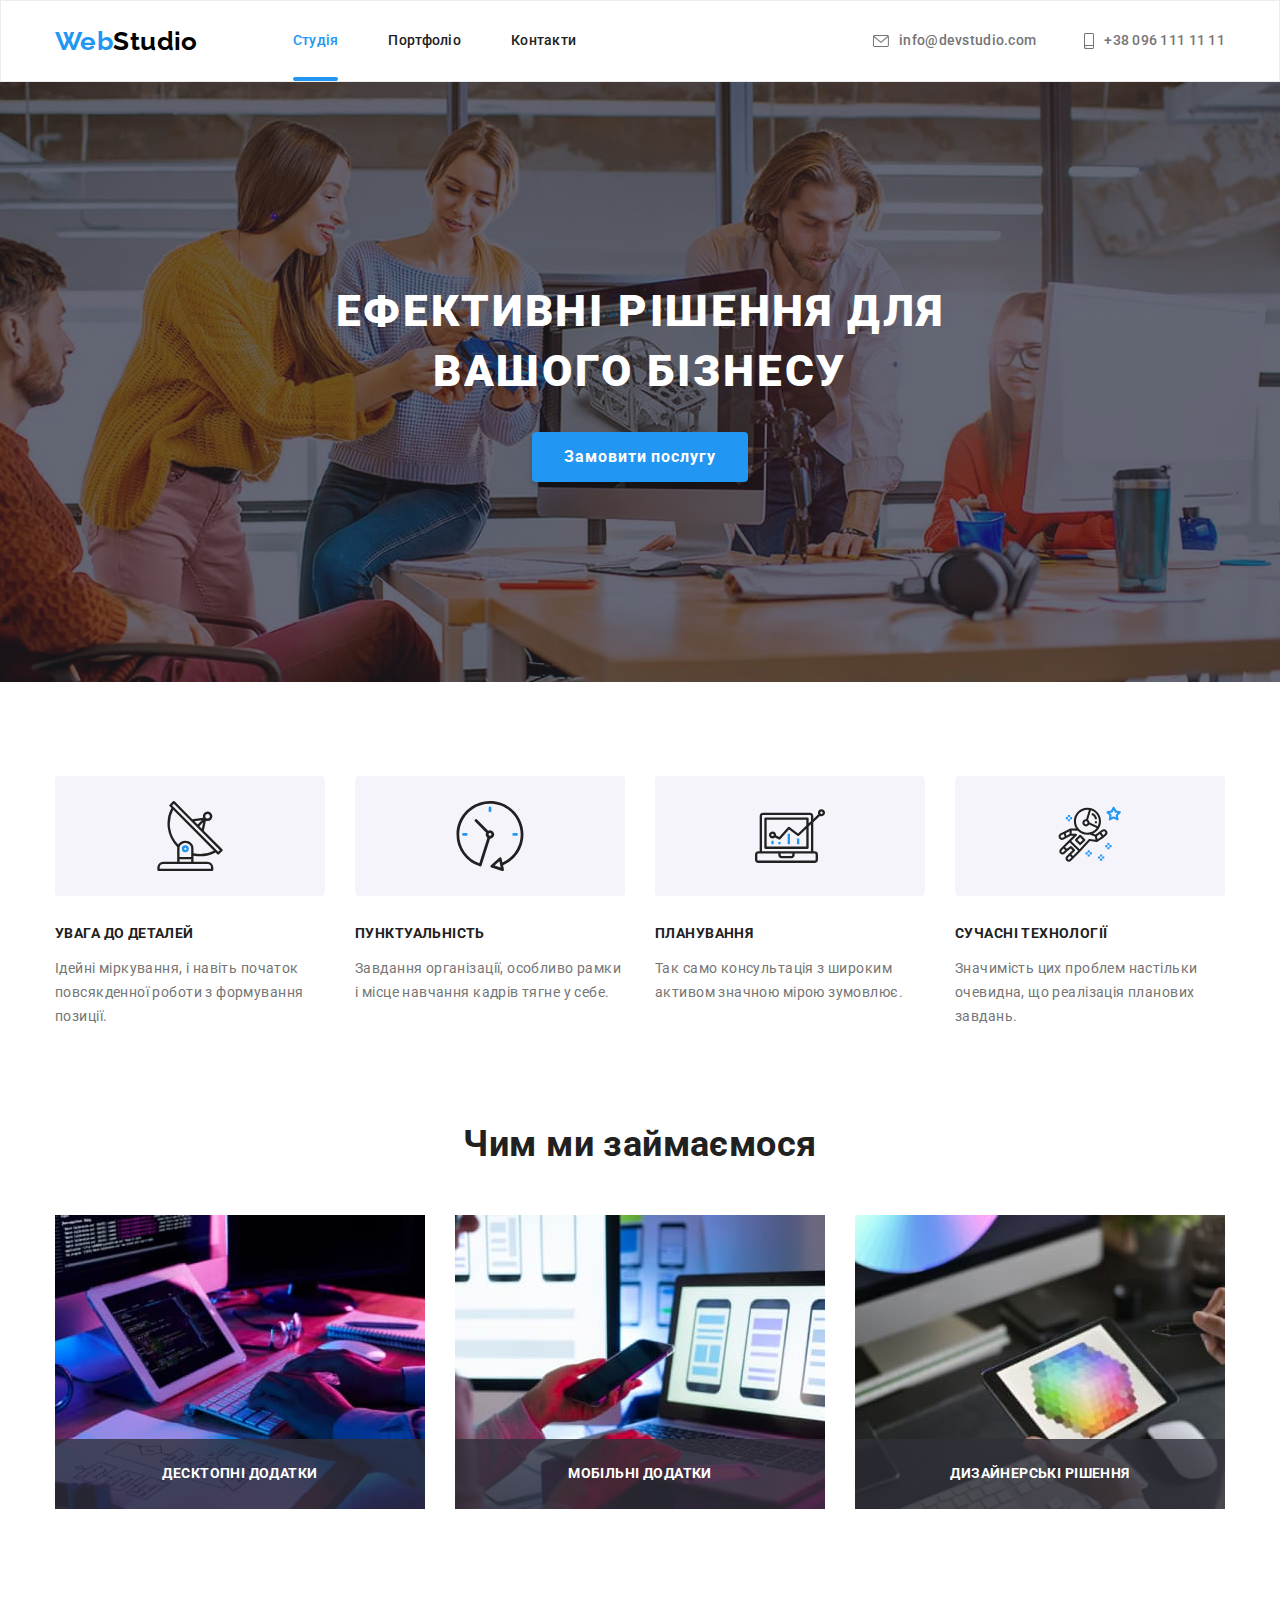
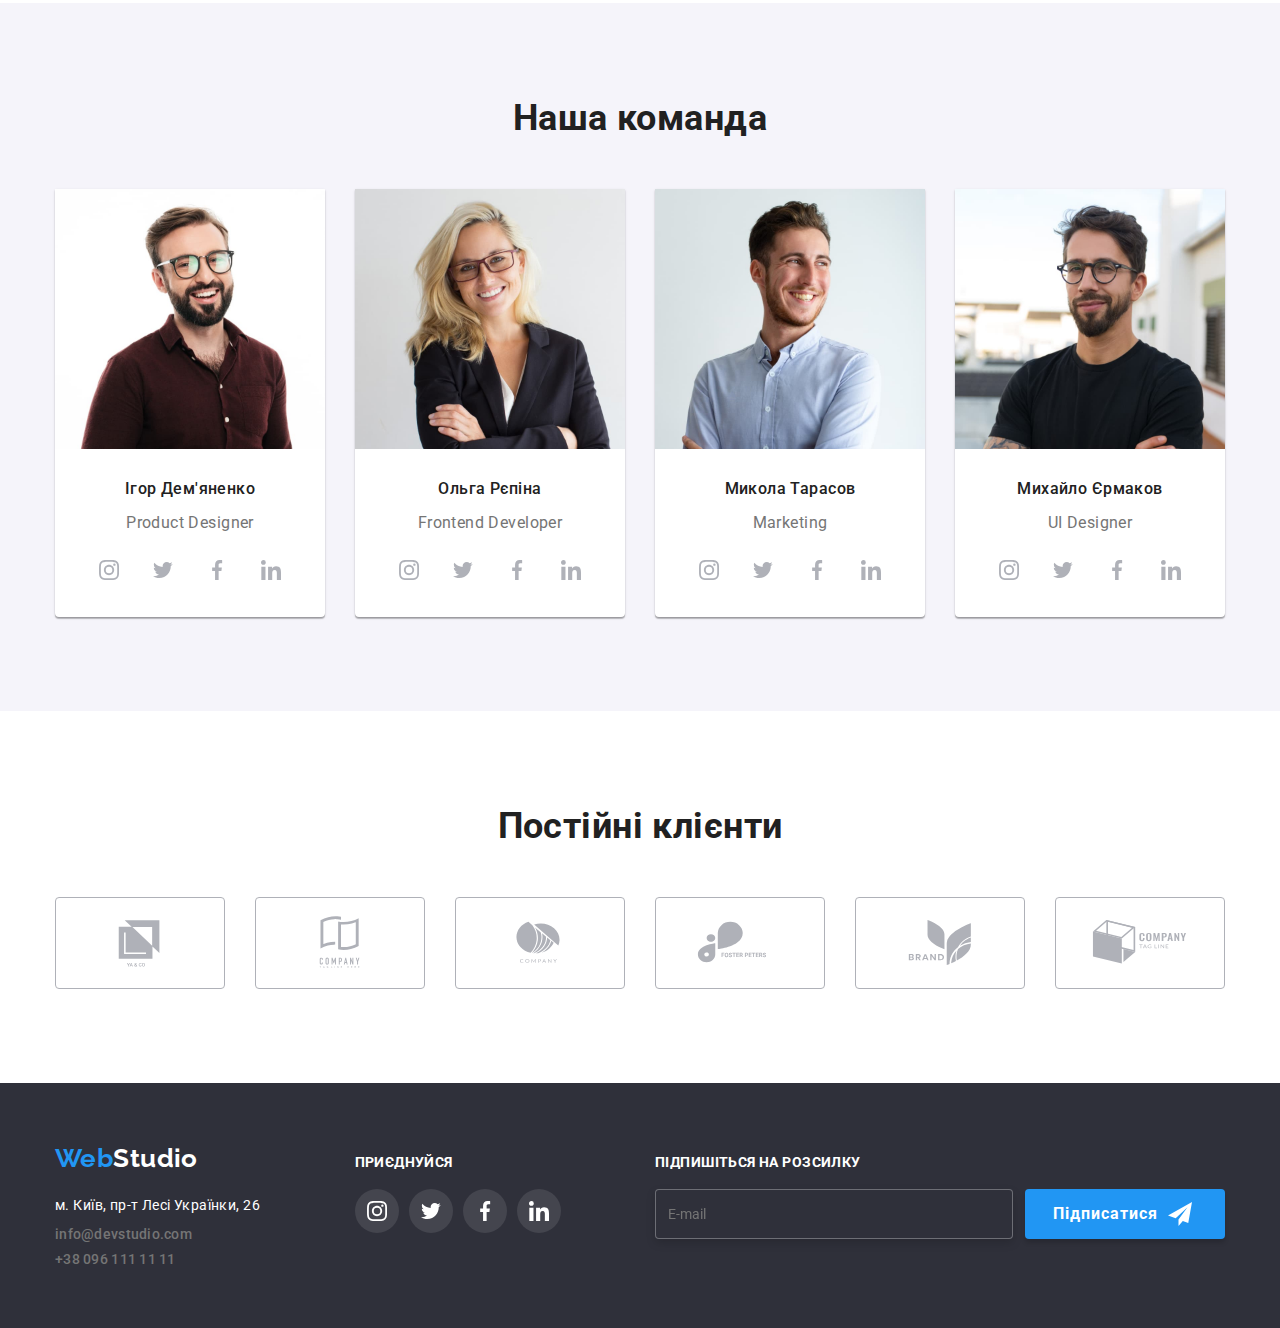
<file: index.html>
<!DOCTYPE html>
<html lang="ua">
    <head>
        <meta charset="UTF-8">
        <meta http-equiv="X-UA-Compatible" content="IE=edge">
        <meta name="viewport" content="width=device-width, initial-scale=1.0">
        <title>WebStudio</title>
        <link rel="preconnect" href="https://fonts.googleapis.com">
        <link rel="preconnect" href="https://fonts.gstatic.com" crossorigin>
        <link href="https://fonts.googleapis.com/css2?family=Raleway:wght@700&family=Roboto:wght@400;500;700;900&display=swap" 
        rel="stylesheet">
        <link rel="stylesheet" href="https://cdn.jsdelivr.net/npm/modern-normalize@1.1.0/modern-normalize.min.css">
        <link rel="stylesheet" href="./css/styles.css">
    </head>
    <body>
        <!--Шапка сторінки-->
        <header class="page-header">
            <div class="header-container container page-header-container">
                <nav class="navigation">
                    <a class="logo link" href="./index.html"><span class="accent">Web</span>Studio</a>
                    <ul class="menu">
                        <li class="menu-item"><a class="menu-link link current" href="./index.html">Студія</a></li>
                        <li class="menu-item"><a class="menu-link link" href="./portfolio.html">Портфоліо</a></li>
                        <li class="menu-item"><a class="menu-link link" href="">Контакти</a></li>
                    </ul>
                </nav>
                <ul class="menu-contact">
                    <li class="contact-maill-menu"> 
                        
                        <a class="contact-maill link" href="mailto:info@devstudio.com">
                        <svg class="envelope-maill">
                            <use href="./images/icons.svg#icon-envelope"></use>
                        </svg>
                        info@devstudio.com</a>
                    </li>
                        
                    
                   
                    <li class="contact-maill-menu"> 
                        
                        <a class="contact-phone-number link" href="tel:+380961111111">
                            <svg class="envelope-phone">
                            <use href="./images/icons.svg#icon-smartphone">
    
                            </use>
                        </svg>
                        +38 096 111 11 11</a>
                    </li>
                </ul>
                   
            </div>
            
        </header>
            
        
        
        <main>
            <section class="hero section">
                <div class="container">
                    <h1 class="hero-title">Ефективні рішення для вашого бізнесу</h1>
                    <button class="modal-open-btn" type="button" data-modal-open>Замовити послугу</button> 
                </div>
                    
            </section> 
               
            
            <section class="work section">
                <div class="container">
                    <h2 class="visually-hidden" hidden>Переваги</h2>
                    <ul class="about-work">
                        <li class="about-work-title">
                            <div class="about-title-icon-fon">
                                <svg class="about-title-icon">
                                    <use href="./images/icons.svg#icon-antenna"></use>
        
                                </svg>
                            </div>
                            
                            <h3 class="about-title">Увага до деталей</h3>
                            <p class="about-text">Ідейні міркування, і навіть початок повсякденної роботи з 
                                формування позиції.</p>
                        </li>
                        <li class="about-work-title">
                            <div class="about-title-icon-fon">
                                <svg class="about-title-icon">
                                    <use href="./images/icons.svg#icon-clock"></use>
        
                                </svg>
                            </div>
                            <h3 class="about-title">Пунктуальність</h3>
                            <p class="about-text">Завдання організації, особливо рамки і місце 
                               навчання кадрів тягне у себе.</p>
                        </li>
                        <li class="about-work-title">
                            <div class="about-title-icon-fon">
                                <svg class="about-title-icon">
                                    <use href="./images/icons.svg#icon-diagram"></use>
        
                                </svg>
                            </div>
                            <h3 class="about-title">Планування</h3>
                            <p class="about-text">Так само консультація з широким активом 
                                значною мірою зумовлює.</p>
                        </li>
                        <li class="about-work-title">
                            <div class="about-title-icon-fon">
                                <svg class="about-title-icon">
                                    <use href="./images/icons.svg#icon-astronaut"></use>
        
                                </svg>
                            </div>
                            <h3 class="about-title">Сучасні технології</h3>
                            <p class="about-text">Значимість цих проблем настільки очевидна, 
                               що реалізація планових завдань.</p>
                        </li>
                    </ul>   
                </div>
                
            </section>
            
            <section class="section title-conteiner">  
                <div class="container">
                    <h2 class="section-title">Чим ми займаємося</h2>
                    <ul class="about-section-title">
                       <li class="image-picture">
                           <img class="image picture" src="./images/box-1.jpg" alt="Ноутбук" width="370" height="294">
                           <p class="overlay-text">Десктопні додатки</p>
                    
                                
                       </li>
                       <li class="image-picture">
                          <img class="image picture" src="./images/box-2.jpg" alt="Телефон" width="370" height="294">
                          <p class="overlay-text">Мобільні додатки</p>
                       </li>
                       <li class="image-picture">
                          <img class="image picture" src="./images/box-3.jpg" alt="Планшет" width="370" height="294"> 
                          <p class="overlay-text">Дизайнерські рішення</p>
                        </li>
                    </ul>
                </div> 
                
            </section>    
        
                    
            <section class="team section"> 
                <div class="container">
                    <h2 class="section-title">Наша команда</h2>
                    <ul class="team-title">
                        <li class="team-section-title">
                            <img class="image picture" src="./images/team-1.jpg" alt="Ігор Дем'яненко" width="270" height="260">
                            <h3 class="team-name">Ігор Дем'яненко</h3>
                            <p class="team-position">Product Designer</p>
                            <ul class="social-list">
                                <li class="social-list-item">
                                    <a href="" class="social-list-link">
                                        <svg aria-label="іконка інстаграм" width='20' height='20' class="social-list-icon">
                                          <use href="./images/icons.svg#icon-instagram"></use>
                                        </svg>
                                    </a>
    
                                </li>
                                <li>
                                    <a href="" class="social-list-link">
                                        <svg aria-label="іконка твіттер" width='20' height='20' class="social-list-icon">
                                          <use href="./images/icons.svg#icon-twitter"></use>
                                        </svg>
                                    </a>
                                </li>
                                <li>
                                    <a href="" class="social-list-link">
                                        <svg aria-label="іконка феусбук" width='20' height='20' class="social-list-icon">
                                          <use href="./images/icons.svg#icon-facebook"></use>
                                        </svg>
                                    </a>
                                </li>
                                <li>
                                    <a href="" class="social-list-link">
                                        <svg aria-label="іконка лінкедин" width='20' height='20' class="social-list-icon">
                                          <use href="./images/icons.svg#icon-linkedin"></use>
                                        </svg>
                                    </a>
                                </li>
    
                            </ul>
                        </li>
                        <li class="team-section-title">
                            <img class="image picture" src="./images/team-2.jpg" alt="Ольга Рєпіна" width="270" height="260">
                            <h3 class="team-name">Ольга Рєпіна</h3>
                            <p class="team-position">Frontend Developer</p>
                            <ul class="social-list">
                                <li class="social-list-item">
                                    <a href="" class="social-list-link">
                                        <svg aria-label="іконка інстаграм" width='20' height='20' class="social-list-icon">
                                          <use href="./images/icons.svg#icon-instagram"></use>
                                        </svg>
                                    </a>
    
                                </li>
                                <li>
                                    <a href="" class="social-list-link">
                                        <svg aria-label="іконка твіттер" width='20' height='20' class="social-list-icon">
                                          <use href="./images/icons.svg#icon-twitter"></use>
                                        </svg>
                                    </a>
                                </li>
                                <li>
                                    <a href="" class="social-list-link">
                                        <svg aria-label="іконка феусбук" width='20' height='20' class="social-list-icon">
                                          <use href="./images/icons.svg#icon-facebook"></use>
                                        </svg>
                                    </a>
                                </li>
                                <li>
                                    <a href="" class="social-list-link">
                                        <svg aria-label="іконка лінкедин" width='20' height='20' class="social-list-icon">
                                          <use href="./images/icons.svg#icon-linkedin"></use>
                                        </svg>
                                    </a>
                                </li>
    
                            </ul>
                        </li>
                        <li class="team-section-title">
                            <img class="image picture" src="./images/team-3.jpg" alt="Ольга Рєпіна" width="270" height="260">
                            <h3 class="team-name">Микола Тарасов</h3>
                            <p class="team-position">Marketing</p> 
                            <ul class="social-list">
                                <li class="social-list-item">
                                    <a href="" class="social-list-link">
                                        <svg aria-label="іконка інстаграм" width='20' height='20' class="social-list-icon">
                                          <use href="./images/icons.svg#icon-instagram"></use>
                                        </svg>
                                    </a>
    
                                </li>
                                <li>
                                    <a href="" class="social-list-link">
                                        <svg aria-label="іконка твіттер" width='20' height='20' class="social-list-icon">
                                          <use href="./images/icons.svg#icon-twitter"></use>
                                        </svg>
                                    </a>
                                </li>
                                <li>
                                    <a href="" class="social-list-link">
                                        <svg aria-label="іконка феусбук" width='20' height='20' class="social-list-icon">
                                          <use href="./images/icons.svg#icon-facebook"></use>
                                        </svg>
                                    </a>
                                </li>
                                <li>
                                    <a href="" class="social-list-link">
                                        <svg aria-label="іконка лінкедин" width='20' height='20' class="social-list-icon">
                                          <use href="./images/icons.svg#icon-linkedin"></use>
                                        </svg>
                                    </a>
                                </li>
    
                            </ul>
                        </li>
                        <li class="team-section-title">
                            <img class="image picture" src="./images/team-4.jpg" alt="Ольга Рєпіна" width="270" height="260">
                            <h3 class="team-name">Михайло Єрмаков</h3>
                            <p class="team-position">UI Designer</p> 
                            <ul class="social-list">
                                <li class="social-list-item">
                                    <a href="" class="social-list-link">
                                        <svg aria-label="іконка інстаграм" width='20' height='20' class="social-list-icon">
                                          <use href="./images/icons.svg#icon-instagram"></use>
                                        </svg>
                                    </a>
    
                                </li>
                                <li>
                                    <a href="" class="social-list-link">
                                        <svg aria-label="іконка твіттер" width='20' height='20' class="social-list-icon">
                                          <use href="./images/icons.svg#icon-twitter"></use>
                                        </svg>
                                    </a>
                                </li>
                                <li>
                                    <a href="" class="social-list-link">
                                        <svg aria-label="іконка феусбук" width='20' height='20' class="social-list-icon">
                                          <use href="./images/icons.svg#icon-facebook"></use>
                                        </svg>
                                    </a>
                                </li>
                                <li>
                                    <a href="" class="social-list-link">
                                        <svg aria-label="іконка лінкедин" width='20' height='20' class="social-list-icon">
                                          <use href="./images/icons.svg#icon-linkedin"></use>
                                        </svg>
                                    </a>
                                </li>
    
                            </ul> 
                        </li>
                    </ul> 
                </div>
                
            </section>     
            <section class="section">
                <div class="container">
                    <h2 class="section-title">Постійні клієнти</h2>
                    <ul class="clients-box">
                        <li class="clients">
                            <a href="" class="clients-icon-box">
                                <svg width='106' height='60' class="clients-icon">
                                    <use href="./images/icons.svg#icon-logo1"></use>
                                </svg>
                            </a>
                                
                            
                            
                        </li>
                        <li class="clients">
                            <a href="" class="clients-icon-box">
                                <svg width='106' height='60' class="clients-icon">
                                    <use href="./images/icons.svg#icon-logo2"></use>
                                </svg>
                            </a>
                        </li>
                        <li class="clients">
                            <a href="" class="clients-icon-box">
                                <svg width='106' height='60' class="clients-icon">
                                    <use href="./images/icons.svg#icon-logo3"></use>
                                </svg>
                            </a>
                        </li> 
                        <li class="clients">
                            <a href="" class="clients-icon-box">
                                <svg width='106' height='60' class="clients-icon">
                                    <use href="./images/icons.svg#icon-logo4"></use>
                                </svg>
                            </a>
                        </li> 
                        <li class="clients">
                            <a href="" class="clients-icon-box">
                                <svg width='106' height='60' class="clients-icon">
                                    <use href="./images/icons.svg#icon-logo5"></use>
                                </svg>
                            </a>
                        </li> 
                        <li class="clients">
                            <a href="" class="clients-icon-box">
                                <svg width='106' height='60' class="clients-icon">
                                    <use href="./images/icons.svg#icon-logo6"></use>
                                </svg>
                            </a>
                        </li> 
                    </ul>
                </div>
            </section>
                
                   
                
                
            
            
                
            
            
        </main>
        <!--Підвал Сторінки-->
        <footer class="footer-conteiner footer-page">
            <div class="container footer-box ">
                <div class="footer-page-box">
                    <a class="logo link footer-logo" href="./index.html"><span class="accent">Web</span>Studio</a>
                    <address class="address">
                        <ul class="contact-link">
                            <li class="maps-contact-phone">
                                <a class="maps link" href="https://goo.gl/maps/CPtrU1FHBa2aNyZL9" target="_blank" rel="noopener noreferrer nofollow">м. Київ, пр-т Лесі Українки, 26</a> 
                            </li>
                            <li class="maps-contact-phone">
                                <a class="contact-maill link" href="mailto:info@devstudio.com">info@devstudio.com</a>
                            </li>
                            <li class="maps-contact-phone">
                                <a class="contact-phone-number link" href="tel:+380961111111">+38 096 111 11 11</a>
                            </li>
                        </ul>
                    </address>  
                </div>
                <div class="footer-sociale-page-box">
                    <div class="footer-sociale-list">
                        <p class="footer-sociale">Приєднуйся</p>
                        <ul class="social-list-footer">
                            <li>
                                <a href="" class="social-list-link-footer">
                                    <svg aria-label="іконка інстаграм" width='20' height='20' class="social-list-icon-footer">
                                      <use href="./images/icons.svg#icon-instagram"></use>
                                    </svg>
                                </a> 
                            </li>
                            <li>
                                <a href="" class="social-list-link-footer">
                                    <svg aria-label="іконка твіттер" width='20' height='20' class="social-list-icon-footer">
                                      <use href="./images/icons.svg#icon-twitter"></use>
                                    </svg>
                                </a>
                            </li>
                            <li>
                                <a href="" class="social-list-link-footer">
                                    <svg aria-label="іконка феусбук" width='20' height='20' class="social-list-icon-footer">
                                      <use href="./images/icons.svg#icon-facebook"></use>
                                    </svg>
                                </a>
                            </li>
                            <li>
                                <a href="" class="social-list-link-footer">
                                    <svg aria-label="іконка лінкедин" width='20' height='20' class="social-list-icon-footer">
                                      <use href="./images/icons.svg#icon-linkedin"></use>
                                    </svg>
                                </a>
                            </li>
            
                        </ul>
                    </div>
                </div>
                <div class="footer-sociale-list-footer">
                    <p class="modal-form-title-footer">Підпишіться на розсилку</p>
                    <form class="modal-form-footer">
                        <label class="modal-form-field-footer">
                            

                            <input type="mail" class="modal-form-input-footer" placeholder="E-mail" name="user_maill" />
                            
                        </label>
                        <button type="submit" class="modal-form-submit-foote">Підписатися
                            <svg class="modal-close-icon-footer" width="24" height="24">
                                <use href="./images//icons.svg#icon-icon-send"></use>
                            </svg>
                        </button>
                        
                    </form>
                </div>
            </div>
            
            
        </footer>
        <div class="backdrop is-hidden" data-modal>
            <div class="modal">
                <button type="button" class="modal-close-btn" data-modal-close>
                    <svg class="modal-close-icon" width="18" height="18">
                        <use href="./images//icons.svg#icon-close"></use>
                    </svg>
                </button>
                <p class="modal-form-title">Залиште свої дані, ми вам передзвонимо</p>
                <form class="modal-form">
                    <label class="modal-form-field">
                        <span class="modal-form-field-desc">Ім'я</span>
                        <span class="modal-form-input-wrapper">
                            <input type="text" class="modal-form-input" required pattern="[a-zA-Za-яА-ЯіІїЇ]+" name="user_name" 
                        />
                        <svg width='18' height='18' class="modal-form-input-icon">
                            <use href="./images/icons.svg#icon-person-black"></use>
                        </svg>

                    </span>
                        
                    </label>
                    <label class="modal-form-field">
                        <span class="modal-form-field-desc">Телефон</span>
                        <span class="modal-form-input-wrapper">
                            <input type="tel" class="modal-form-input" required pattern="[0-9]{3}-[0-9]{3}-[0-9]{2}-[0-9]{2}"
                               title="xxx-xxx-xx-xx" 
                               name="user_phone"
                        />
                        <svg width='18' height='18' class="modal-form-input-icon">
                            <use href="./images/icons.svg#icon-phone-black"></use>
                        </svg>

                        </span>
                        
                    </label>
                    <label class="modal-form-field">
                        <span class="modal-form-field-desc">Пошта</span>
                        <span class="modal-form-input-wrapper">
                            <input type="mailto" class="modal-form-input" required name="user_maill"/>
                            <svg width='18' height='18' class="modal-form-input-icon">
                                <use href="./images/icons.svg#icon-email-black"></use>
                            </svg>
                        </span>
                        
                    </label>
                    <label class="modal-form-field modal-form-field-desc-message">
                        <span class="modal-form-field-desc">Коментар</span>
                        <textarea name="user_message" class="modal-form-message" placeholder="Введіть текс" ></textarea>
                        <!-- <input type="text" class="modal-form-input" placeholder="Введіть текс" /> -->
                    </label>
                    <label class="modal-form-check-field">
                        <input type="checkbox" class="modal-form-check" name="user_policy" required />
                        <svg  class="modal-form-own-checkbox">
                            <use width='16' height='15' class="modal-form-own-checkbox-icon" href="./images/icons.svg#icon-vector"></use>
                        </svg>
                        <span class="modal-form-own-checkbox-text">Погоджуюся з розсилкою та приймаю &nbsp;</span>
                       
                        <a class="modal-form-own-checkbox-contract" href="">Умови договору</a> 
                    </label>
                    <button type="submit" class="modal-form-submit">Відправити</button>
                </form>
            </div>
    
        </div>
            
        <script src="./js/modal.js"></script>
        
    
    </body>
</html>
</file>
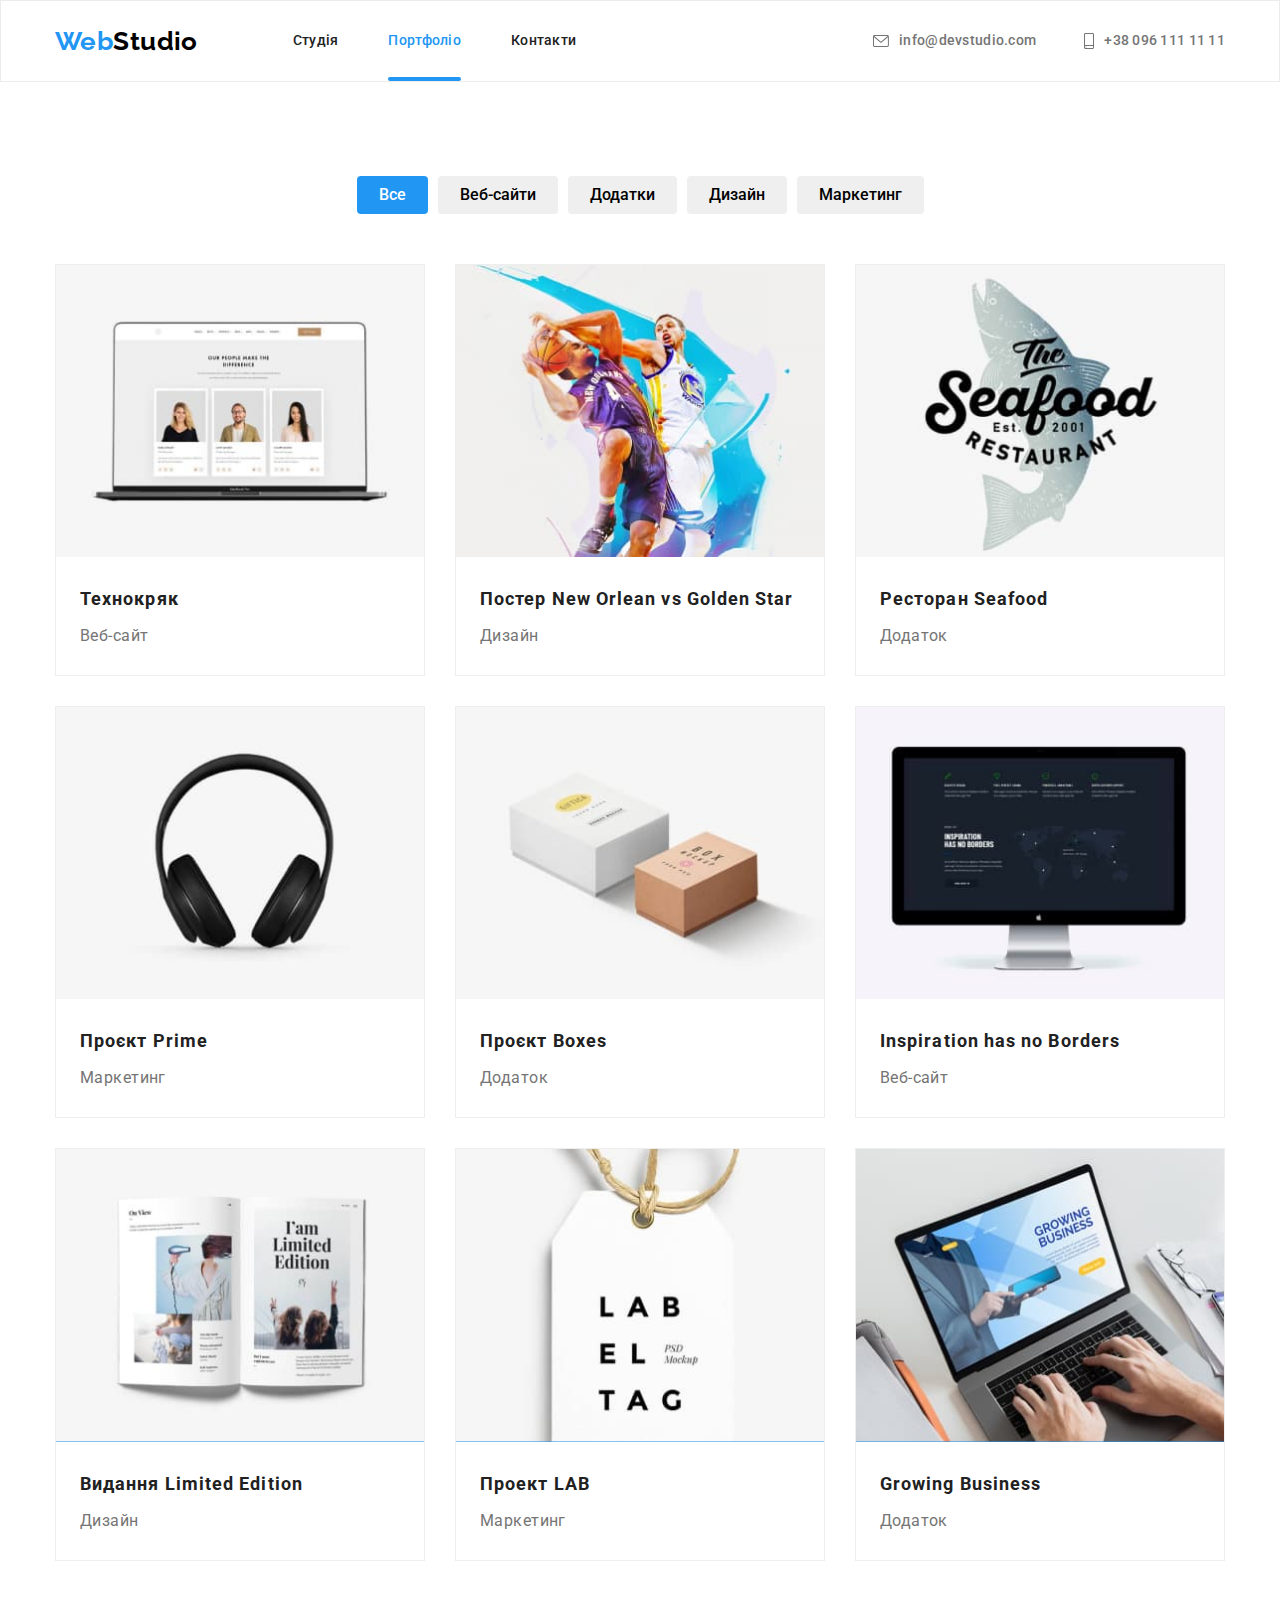
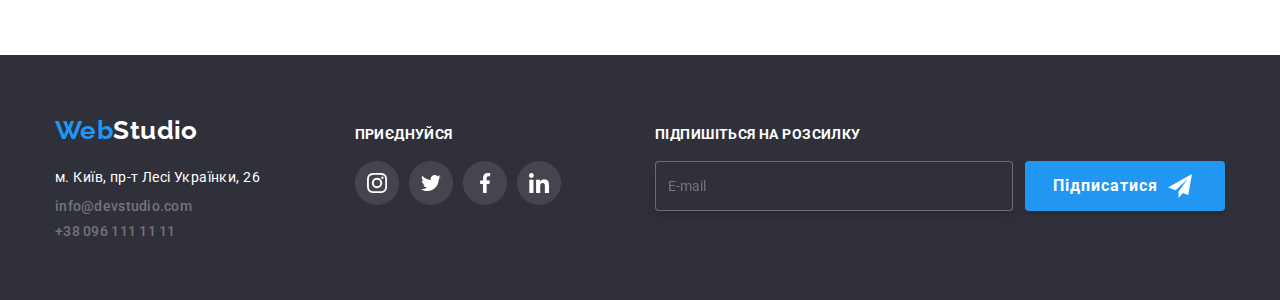
<file: portfolio.html>
<!DOCTYPE html>
<html lang="ua">
<head>
    <meta charset="UTF-8">
    <meta http-equiv="X-UA-Compatible" content="IE=edge">
    <meta name="viewport" content="width=device-width, initial-scale=1.0">
    <title>Portfolio</title>
    <link rel="preconnect" href="https://fonts.googleapis.com">
    <link rel="preconnect" href="https://fonts.gstatic.com" crossorigin>
    <link href="https://fonts.googleapis.com/css2?family=Raleway:wght@700&family=Roboto:wght@400;500;700;900&display=swap" 
    rel="stylesheet">
    <link rel="stylesheet" href="https://cdn.jsdelivr.net/npm/modern-normalize@1.1.0/modern-normalize.min.css">
    <link rel="stylesheet" href="./css/styles.css">
</head>
<body>
   
    <!--Шапка сторінки-->
    <header class="page-header">
        <div class="header-container container page-header-container">
            <nav class="navigation">
                <a class="logo link" href="./index.html"><span class="accent">Web</span>Studio</a>
                <ul class="menu">
                    <li class="menu-item"><a class="menu-link link" href="./index.html">Студія</a></li>
                    <li class="menu-item"><a class="menu-link link current" href="./portfolio.html">Портфоліо</a></li>
                    <li class="menu-item"><a class="menu-link link" href="">Контакти</a></li>
                </ul>
            </nav>
            <ul class="menu-contact">
                <li class="contact-maill-menu"> 
                    
                    <a class="contact-maill link" href="mailto:info@devstudio.com">
                    <svg class="envelope-maill">
                        <use href="./images/icons.svg#icon-envelope"></use>
                    </svg>
                    info@devstudio.com</a>
                </li>
                    
                
               
                <li class="contact-maill-menu"> 
                    
                    <a class="contact-phone-number link" href="tel:+380961111111">
                        <svg class="envelope-phone">
                        <use href="./images/icons.svg#icon-smartphone">

                        </use>
                    </svg>
                    +38 096 111 11 11</a>
                </li>
            </ul>
               
        </div>
        
    </header>
    
    <main>
        <section class="section-main-container section">
            <div class="container">
                <h1 class="visually-hidden"hidden>Приклади</h1>
                <ul class="btn-button">
                    <li class="btn-active"><button class="btn active" type="button">Все</button></li>
                    <li class="btn-active"><button class="btn" type="button">Веб-сайти</button></li>
                    <li class="btn-active"><button class="btn" type="button">Додатки</button></li>
                    <li class="btn-active"><button class="btn" type="button">Дизайн</button></li>
                    <li class="btn-active"><button class="btn" type="button">Маркетинг</button></li>
                </ul>
                <ul class="project-list">
                    <li class="text-container">
                        <a class="text-container-title" href="">
                            <div class="overlay-picture">
                                <img class="picture" src="./images/img1.jpg" alt="Тегнокряк" width="370" height="294">
                                <p class="overlay">
                                Ресурс пропонує комплексні пропозиції з різним рівнем функціоналу та сервісів. 
                                Все це дозволить відвідувачу отримати вичерпні відомості про компанію чи приватну особу.
                                </p>
                            </div>
                            
                            <div class="text-project-title">
                                <h2 class="project-title">Технокряк</h3>
                                <p class="tagline">Веб-сайт</p>
                            </div>   
                        </a>
                        
                        
                    </li>
                    <li class="text-container">
                        <a class="text-container-title" href="">
                            <div class="overlay-picture">
                                <img class="picture" src="./images/img2.jpg" alt="Тегнокряк" width="370" height="294">
                                <p class="overlay">
                                Ресурс пропонує комплексні пропозиції з різним рівнем функціоналу та сервісів. 
                                Все це дозволить відвідувачу отримати вичерпні відомості про компанію чи приватну особу.
                                </p>
                            </div>
                            
                            <div class="text-project-title">
                                <h2 class="project-title">Постер New Orlean vs Golden Star</h3>
                                <p class="tagline">Дизайн</p>
                            </div>
                        </a>
                        
                        
                    </li>
                    <li class="text-container">
                        <a class="text-container-title" href="">
                            <div class="overlay-picture">
                                <img class="picture" src="./images/img3.jpg" alt="Тегнокряк" width="370" height="294">
                                <p class="overlay">
                                Ресурс пропонує комплексні пропозиції з різним рівнем функціоналу та сервісів. 
                                Все це дозволить відвідувачу отримати вичерпні відомості про компанію чи приватну особу.
                                </p>
                            </div>
                            <div class="text-project-title">
                                <h2 class="project-title">Ресторан Seafood</h3>
                                <p class="tagline">Додаток</p>
                            </div>   
                        </a>
                        
                        
                    </li>
                    <li class="text-container">
                        <a class="text-container-title" href="">
                            <div class="overlay-picture">
                                <img class="picture" src="./images/img4.jpg" alt="Тегнокряк" width="370" height="294">
                                <p class="overlay">
                                Ресурс пропонує комплексні пропозиції з різним рівнем функціоналу та сервісів. 
                                Все це дозволить відвідувачу отримати вичерпні відомості про компанію чи приватну особу.
                                </p>
                            </div>
                            <div class="text-project-title">
                                <h2 class="project-title">Проєкт Prime</h3>
                                <p class="tagline">Маркетинг</p>
                            </div> 
                        </a>
                        
                        
                    </li>
                    <li class="text-container">
                        <a class="text-container-title" href="">
                            <div class="overlay-picture">
                                <img class="picture" src="./images/img5.jpg" alt="Тегнокряк" width="370" height="294">
                                <p class="overlay">
                                Ресурс пропонує комплексні пропозиції з різним рівнем функціоналу та сервісів. 
                                Все це дозволить відвідувачу отримати вичерпні відомості про компанію чи приватну особу.
                                </p>
                            </div>
                            <div class="text-project-title">
                                <h2 class="project-title">Проєкт Boxes</h3>
                                <p class="tagline">Додаток</p>
                            </div>   
                        </a>
                        
                        
                    </li>
                    <li class="text-container">
                        <a class="text-container-title" href="">
                            <div class="overlay-picture">
                                <img class="picture" src="./images/img6.jpg" alt="Тегнокряк" width="370" height="294">
                                <p class="overlay">
                                Ресурс пропонує комплексні пропозиції з різним рівнем функціоналу та сервісів. 
                                Все це дозволить відвідувачу отримати вичерпні відомості про компанію чи приватну особу.
                                </p>
                            </div>
                            <div class="text-project-title">
                                <h2 class="project-title">Inspiration has no Borders</h3>
                                <p class="tagline">Веб-сайт</p>
                             </div>
                        </a>
                        
                       
                    </li>
                    
                    <li class="text-container">
                        <a class="text-container-title" href="">
                            <div class="overlay-picture">
                                <img class="picture" src="./images/img7.jpg" alt="Тегнокряк" width="370" height="294">
                                <p class="overlay">
                                Ресурс пропонує комплексні пропозиції з різним рівнем функціоналу та сервісів. 
                                Все це дозволить відвідувачу отримати вичерпні відомості про компанію чи приватну особу.
                                </p>
                            </div>
                            <div class="text-project-title">
                                <h2 class="project-title">Видання Limited Edition</h3>
                                <p class="tagline">Дизайн</p> 
                            </div>
                        </a>
                        
                        
                    </li>
                    <li class="text-container">
                        <a class="text-container-title" href="">
                            <div class="overlay-picture">
                                <img class="picture" src="./images/img8.jpg" alt="Тегнокряк" width="370" height="294">
                                <p class="overlay">
                                Ресурс пропонує комплексні пропозиції з різним рівнем функціоналу та сервісів. 
                                Все це дозволить відвідувачу отримати вичерпні відомості про компанію чи приватну особу.
                                </p>
                            </div>
                            <div class="text-project-title">
                                <h2 class="project-title">Проект LAB</h3>
                                <p class="tagline">Маркетинг</p>
                            </div>
                        </a>
                        
                        
                    </li>
                    <li class="text-container">
                        <a class="text-container-title" href="">
                            <div class="overlay-picture">
                                <img class="picture" src="./images/img9.jpg" alt="Тегнокряк" width="370" height="294">
                                <p class="overlay">
                                Ресурс пропонує комплексні пропозиції з різним рівнем функціоналу та сервісів. 
                                Все це дозволить відвідувачу отримати вичерпні відомості про компанію чи приватну особу.
                                </p>
                            </div>
                            <div class="text-project-title">
                                <h2 class="project-title">Growing Business</h3>
                                <p class="tagline">Додаток</p>
                            </div>
                        </a>
                        
                        
                    </li>
            
                </ul>
                   
            </div>
            
            
         
            
            
            
         
        </section>
            
        
        
    </main>
   
    <!--Підвал Сторінки-->
    <footer class="footer-conteiner footer-page">
        <div class="container footer-box ">
            <div class="footer-page-box">
                <a class="logo link footer-logo" href="./index.html"><span class="accent">Web</span>Studio</a>
                <address class="address">
                    <ul class="contact-link">
                        <li class="maps-contact-phone">
                            <a class="maps link" href="https://goo.gl/maps/CPtrU1FHBa2aNyZL9" target="_blank" rel="noopener noreferrer nofollow">м. Київ, пр-т Лесі Українки, 26</a> 
                        </li>
                        <li class="maps-contact-phone">
                            <a class="contact-maill link" href="mailto:info@devstudio.com">info@devstudio.com</a>
                        </li>
                        <li class="maps-contact-phone">
                            <a class="contact-phone-number link" href="tel:+380961111111">+38 096 111 11 11</a>
                        </li>
                    </ul>
                </address>  
            </div>
            <div class="footer-sociale-page-box">
                <div class="footer-sociale-list">
                    <p class="footer-sociale">Приєднуйся</p>
                    <ul class="social-list-footer">
                        <li>
                            <a href="" class="social-list-link-footer">
                                <svg aria-label="іконка інстаграм" width='20' height='20' class="social-list-icon-footer">
                                  <use href="./images/icons.svg#icon-instagram"></use>
                                </svg>
                            </a> 
                        </li>
                        <li>
                            <a href="" class="social-list-link-footer">
                                <svg aria-label="іконка твіттер" width='20' height='20' class="social-list-icon-footer">
                                  <use href="./images/icons.svg#icon-twitter"></use>
                                </svg>
                            </a>
                        </li>
                        <li>
                            <a href="" class="social-list-link-footer">
                                <svg aria-label="іконка феусбук" width='20' height='20' class="social-list-icon-footer">
                                  <use href="./images/icons.svg#icon-facebook"></use>
                                </svg>
                            </a>
                        </li>
                        <li>
                            <a href="" class="social-list-link-footer">
                                <svg aria-label="іконка лінкедин" width='20' height='20' class="social-list-icon-footer">
                                  <use href="./images/icons.svg#icon-linkedin"></use>
                                </svg>
                            </a>
                        </li>
        
                    </ul>
                </div>
            </div>
            <div class="footer-sociale-list-footer">
                <p class="modal-form-title-footer">Підпишіться на розсилку</p>
                <form class="modal-form-footer">
                    <label class="modal-form-field-footer">
                        

                        <input type="mail" class="modal-form-input-footer" placeholder="E-mail" name="user_maill" />
                        
                    </label>
                    <button type="submit" class="modal-form-submit-foote">Підписатися
                        <svg class="modal-close-icon-footer" width="24" height="24">
                            <use href="./images//icons.svg#icon-icon-send"></use>
                        </svg>
                    </button>
                    
                </form>
            </div>
        </div>
        
        
    </footer>

    
</body>
</html>
</file>
<file: css/styles.css>
:root {
  --primary-font: 'Roboto', sans-serif;
  --secondary-font: 'Raleway', sans-serif;
  --primary-text-color: #FFFFFF;
  --secondary-text-color: #212121;
  --primary-text-color-theme-light: #757575;
  --secondary-text-color-theme-light: #2196F3;
  --accent-color: #2F303A;
  --night-color:  #000;
  --main-color: #F5F5F5;
  --third-color: #F5F4FA;
  --icon-color: #AFB1B8;
  --transition-dur-and-func: 250ms linear;
  --transition-timing: cubic-bezier(0.4, 0, 0.2, 1);
}

h1,
h2,
h3,
p {
  margin-top: 0;
  margin-bottom: 0;
}

ul,
ol {
  margin-top: 0;
  margin-bottom: 0;
  padding-left: 0;
}

.container {
  width: 1200px;
  margin-left: auto;
  margin-right: auto;
  padding-right: 15px;
  padding-left: 15px;
}




body {
  font-family: var(--primary-font);
  font-size: 14px;
  letter-spacing: 0.03em;
  color: var(--secondary-text-color);
  background-color: var(--primary-text-color);
}


.section {
  padding-top: 94px;
  padding-bottom: 94px;
}

.picture {
  display: block;
}

.link {
  text-decoration: none; 
}
ul {
  list-style: none;
}

.logo {
  margin-right: 95px;
  font-family: var(--secondary-font);
  font-weight: 700;
  font-size: 26px;
  line-height: 1.19;
  color: var(--night-color);
}

.header-container {
  background-color: var(--primary-text-color);
 }

.page-header {
  border: 1px solid #ECECEC;
 }

.page-header-container {
  display: flex;
  align-items: center;
  justify-content: space-between; 
}

.envelope-maill {
  width: 16px;
  height: 12px;
  margin-right: 10px;
  fill: currentColor;
}





.envelope-phone {
  width: 10px;
  height: 16px;
  margin-right: 10px;
  fill: currentColor;
}

.contact-maill-menu {
  display: flex; 
  justify-content: center; 
  align-items: center; 
}


.navigation {
  display: flex;
  align-items: center;
}


.menu {
  display: flex;
  align-items: center;
}

.menu-contact {
  display: flex;
  align-items: center;
  }



.accent {
  color: var(--secondary-text-color-theme-light);
}



.menu-item:not(:last-child) {
  margin-right: 50px;
}

.menu-link {
font-family:  var(--primary-font);
font-weight: 500;
line-height: 1.14;
letter-spacing: 0.02em;
color: var(--secondary-text-color);
transition: color var(--transition-dur-and-func);
position: relative;
display: inline-block;
padding-bottom: 32px;
padding-top: 32px;
}



.menu-link:hover,
.menu-link:focus {
  color: var(--secondary-text-color-theme-light);
}

.menu-link.current::after {
  content:"";
  position: absolute;
  height: 4px;
  width: 100%;
  background-color: var(--secondary-text-color-theme-light);
  border-radius: 2px;
  bottom: 0;
  left: 0;
}

.current {
  color: var(--secondary-text-color-theme-light);
}

.button.active {
background-color: var(--secondary-text-color-theme-light);
color: var(--primary-text-color);
}

.contact-maill,
.contact-phone-number {
font-family: var(--primary-font);
font-weight: 500;
line-height: 1.14;
letter-spacing: 0.02em;
color: var(--primary-text-color-theme-light);
display: flex;
align-items: center;
transition: color var(--transition-dur-and-func);
}




.contact-maill:hover,
.contact-maill:focus,
.contact-phone-number:hover,
.contact-phone-number:focus {
color: var(--secondary-text-color-theme-light);
fill: var(--secondary-text-color-theme-light);
}

.contact-maill {
  margin-left: auto;
  margin-right: 48px;
}




.hero {
  max-width: 1600px;
  height: 600px;
  margin-left: auto;
  margin-right: auto;
  background-color: #C4C4C4; 
  background-image: linear-gradient(
    to right,
    rgba(47, 48, 58, 0.4),
    rgba(47, 48, 58, 0.4)),
    url('../images/hero.jpg');
  background-repeat: no-repeat;
  background-position: center;
  background-size: cover;
  text-align: center;
  padding-top: 200px;
  padding-bottom: 200px;
}




.hero-title {
width: 696px;
margin-left: auto;
margin-right: auto;
text-align: center;
font-family: var(--primary-font);
font-weight: 900;
font-size: 44px;
line-height:1.36;
letter-spacing: 0.06em;
text-transform: uppercase;
color: var(--primary-text-color);
}

.modal-open-btn:focus,
.modal-open-btn {
cursor: pointer;
font-family: var(--primary-font);
font-weight: 700;
font-size: 16px;
line-height: 1.88;
text-align: center;
letter-spacing: 0.06em;
color: var(--primary-text-color);
background: var(--secondary-text-color-theme-light);
box-shadow: 0px 4px 4px rgba(0, 0, 0, 0.15);
border-radius: 4px;
margin: auto;
margin-top: 30px;
}

.modal-open-btn {
  border: none;
  width: 216px;
  height: 50px;
}

.about-title-icon {
  width: 70px;
  height: 70px; 
  fill: var(--secondary-text-color);
}

.about-title-icon-fon {
  height: 120px;
  margin-bottom: 30px;
  background-color: var(--third-color);
  border-radius: 4px;
  display: flex; 
  justify-content: center; 
  align-items: center; 
}



.visually-hidden {
  position: absolute;
  width: 1px;
  height: 1px;
  margin: -1px;
  border: 0;
  padding: 0;
  
  white-space: nowrap;
  clip-path: inset(100%);
  clip: rect(0 0 0 0);
  overflow: hidden;
}

.about-work {
  display: flex;
}

.about-work-title:not(:last-child) {
  margin-right: 30px;
}

.about-work-title {
  width: 270px;
}



.about-title {
margin-bottom: 15px;
line-height: 1.14;
text-transform: uppercase;
font-size: 14px;
}

.about-text {
line-height: 1.71;
color: var(--primary-text-color-theme-light);
}

.title-conteiner {
 padding-top: 0px;
}

.about-section-title {
  display: flex;
  align-items: center;
}



.team-title {
  display: flex;
  align-items: center;
}



.image-picture:not(:last-child) {
  margin-right: 30px;
} 

.image-picture {
  position: relative;
  overflow: hidden;
}

.overlay-text {
  position: absolute;
  bottom: 0;
  left: 0; 
  
  
  font-style: normal;
  font-weight: 700;
  font-size: 14px;
  line-height: 1.14;
  text-align: center;
  
  text-transform: uppercase;
  color: var(--primary-text-color);
  background-color: rgba(47, 48, 58, 0.8);
  height: 70px;
  width: 370px;
  display: flex;
  align-items: center;
  justify-content: center;
}

.team-section-title:not(:last-child) {
  margin-right: 30px;
} 

.team-section-title {
  background-color: var(--primary-text-color);
  width: 270px;
  height: 428px;
  box-shadow: 0px 1px 3px rgba(0, 0, 0, 0.12), 0px 1px 1px rgba(0, 0, 0, 0.14), 0px 2px 1px rgba(0, 0, 0, 0.2);
  border-radius: 0px 0px 4px 4px;
}






.section-title {
margin-bottom: 50px;
font-size: 36px;
line-height: 1.17;
text-align: center;
}

.team {
  background-color: var(--third-color);
}


.social-list-icon {
  fill: var(--icon-color);
  transition: fill var(--transition-dur-and-func);
}

.social-list {
  display: flex;
  justify-content: center;
  column-gap: 10px;
}

.social-list-link {
  display: flex;
  align-items: center;
  justify-content: center;
  width: 44px;
  height: 44px;
  border-radius: 50%;
  background-color: var(--primary-text-color);
  transition: background-color var(--transition-dur-and-func);
}

.social-list-link:hover,
.social-list-link:focus {
  background-color: var(--secondary-text-color-theme-light);
}



.social-list-link:hover .social-list-icon,
.social-list-link:focus .social-list-icon {
  fill: var(--primary-text-color);
}


.team-name {
padding-top: 30px;
margin-bottom: 15px;
font-weight: 500;
font-size: 16px;
line-height: 1.19;
text-align: center;
}

.team-position {
/* padding-bottom: 30px; */
font-size: 16px;
line-height: 1.19;
text-align: center;
color: var(--primary-text-color-theme-light);
margin-bottom: 16px;
}

.clients-box {
  display: flex;
  align-items: center;
}

.clients-icon-box {
  width: 170px;
  height: 92px;
  border: 1px solid #AFB1B8;
  border-radius: 4px; 
  display: flex;
  align-items: center;
  justify-content: center;
  color: var(--icon-color);
  transition: color var(--transition-dur-and-func);
  transition: border-color var(--transition-dur-and-func);
}


.clients-icon-box:hover,
.clients-icon-box:focus {
  color: var(--secondary-text-color-theme-light);
  border-color: var(--secondary-text-color-theme-light);
  transition: color var(--transition-dur-and-func), 
  border-color var(--transition-dur-and-func);
}



.clients:not(:last-child) {
  margin-right: 30px;
}

.clients-icon {
  display: flex;
  align-items: center;
  justify-content: center;
  fill: currentColor;
}





.footer-box {
  display: flex;
  align-items: baseline;
  justify-content: space-between;
}


.footer-page {
  background-color: var(--accent-color);
}



/* 
.footer-sociale-list {
  padding-top: 79px;
  padding-bottom: 100px;
} */

.address {
  font-style: normal;
}




.footer-logo {
  color: var(--primary-text-color);
  margin-bottom: 20px;
  margin-right: 0;
  display: block;
}



.footer-conteiner {
  background-color: var(--accent-color);
  padding-bottom: 60px;
  padding-top: 60px;
}



.maps {
font-weight: 400;
line-height: 1.71;
color: var(--primary-text-color);
}

.maps-contact-phone:not(:last-child) {
  margin-bottom: 9px;
}

/* .footer-sociale-page-box {
  margin-left: 70px;
} */



.footer-sociale {
  color: var(--primary-text-color); 
  
  font-style: normal;
  font-weight: 700;
  font-size: 14px;
  line-height: 1.14;
 
  margin-bottom: 18.25px;
  text-transform: uppercase;
  display: block;
}



.social-list-icon-footer {
  fill: var(--primary-text-color);
  transition: fill var(--transition-dur-and-func);
  transition-timing-function: var(--transition-timing); 
}

.social-list-footer {
  display: flex;
  justify-content: center;
  column-gap: 10px;
}

.social-list-link-footer {
  display: flex;
  align-items: center;
  justify-content: center;
  width: 44px;
  height: 44px;
  border-radius: 50%;
  background-color: rgba(255, 255, 255, 0.1);
  transition: background-color var(--transition-dur-and-func);
}

.social-list-link-footer:hover,
.social-list-link-footer:focus {
  background-color: var(--secondary-text-color-theme-light);
}

.social-list-link-footer:hover .social-list-icon-footer,
.social-list-link-footer:focus .social-list-icon-footer {
  fill: var(--primary-text-color);
}


.modal-form-title-footer {
  color: var(--primary-text-color); 
  font-weight: 700;
  font-size: 14px;
  line-height: 1.14;
 
  margin-bottom: 18.25px;
  text-transform: uppercase;
  
}



.modal-form-input-footer {
  width: 358px;
  height: 50px;
  border: 1px solid rgba(255, 255, 255, 0.3);
  filter: drop-shadow(0px 4px 4px rgba(0, 0, 0, 0.15));
  border-radius: 4px;
  background-color: var(--accent-color);
  padding-left: 12px;
  color: var(--primary-text-color);
}

.modal-form-submit-foote {
  width: 200px;
  height: 50px;
  margin-left: 12px;
  background-color: var(--secondary-text-color-theme-light);
  box-shadow: 0px 4px 4px rgba(0, 0, 0, 0.15);
  border-radius: 4px; 
  cursor: pointer;
  border: none;
  
  font-style: normal;
  font-weight: 700;
  display: flex;
  font-size: 16px;
  line-height: 1.88;
  align-items: center;
  text-align: center;
  letter-spacing: 0.06em;
  color: var(--primary-text-color);
  padding: 10px 28px;
}

.modal-form-footer {
  display: flex;
}

.modal-close-icon-footer {
 margin-left: 10px;

}

/* .footer-sociale-list-footer {
  margin-left: 93px;
} */

.btn {
cursor: pointer;
font-family: var(--primary-font);
font-weight: 500;
font-size: 16px;
line-height: 1.6;
text-align: center;
border: none;
padding: 6px 22px;
border-radius: 4px;
transition: color var(--transition-dur-and-func), 
background-color var(--transition-dur-and-func), 
box-shadow var(--transition-dur-and-func);
}

.btn:focus,
.btn:hover {
  color: var(--primary-text-color);
  background-color: var(--secondary-text-color-theme-light);
  box-shadow: 0px 3px 1px rgba(0, 0, 0, 0.1), 0px 1px 2px rgba(0, 0, 0, 0.08), 0px 2px 2px rgba(0, 0, 0, 0.12);
  border-radius: 4px;
}

.btn-button {
  display: flex;
  justify-content: center;
  margin-bottom: 50px;
}

  
.text-container {
  background-color: var(--primary-text-color);
  border: 1px solid #EEEEEE;
  width: calc((100% - 60px) / 3);
}

.text-project-title {
 padding: 24px;
}

.picture {
  max-width: 100%;
  height: auto;
}



.section-main-container {
  padding-left: auto;
  padding-right: auto;
}

.btn-active:not(:last-child) {
  margin-right: 10px;
}

.btn-active {
  transition: background-color var(--transition-dur-and-func);
  transition-timing-function: var(--transition-timing) 
}

.project-list {
  display: flex;
  flex-wrap: wrap;
  gap: 30px;
}

.text-container:hover {
  cursor: pointer;
  box-shadow: 0px 4px 4px rgba(0, 0, 0, 0.25);
}





.active {
  background-color: var(--secondary-text-color-theme-light);
  color: var(--primary-text-color);
}

.project-title {
font-size: 18px;
line-height: 2;
letter-spacing: 0.06em;
margin-bottom: 4px;
color: var(--secondary-text-color); 
}

.text-container-title {
  text-decoration: none;
}



.tagline {
font-size: 16px;
line-height: 1.88;
color: var(--primary-text-color-theme-light);
}

.overlay-picture {
  position: relative;
  overflow: hidden;
}

.overlay {
  position: absolute;
  top: 0;
  left: 0;
  background-color: rgba(33, 150, 243, 0.9);
  color: var(--primary-text-color);
  padding: 63px 24px;
  font-family: 'Roboto';
  font-style: normal;
  font-weight: 400;
  font-size: 18px;
  line-height: 1.56;
  
  height: 100%;
  width: 100%;
  /* overflow: auto; */
  transform: translateY(100%);
  transition: transform 250ms linear;
}

.text-container-title:hover .overlay,
.text-container-title:focus .overlay {
  transform: translateY(0%)
}

.backdrop {
  position: fixed;
  top: 0;
  left: 0;
  z-index: 100;
  width: 100%;
  height: 100%;
  background-color: rgba(0, 0, 0, 0.2);
  opacity: 1;
  visibility: visible;
  pointer-events: auto;
  transition: opacity 250ms ease, visibility 250ms ease;
}

.backdrop.is-hidden {
  visibility: hidden;
  opacity: 0;
  pointer-events: none;
}

.modal {
  position: absolute;
  top: 50%;
  left: 50%;
  transform: translate(-50%, -50%);
  width: 528px;
  /* height: 581px; */
  background-color: var(--primary-text-color);
  box-shadow: 0px 1px 3px rgba(0, 0, 0, 0.12), 0px 1px 1px rgba(0, 0, 0, 0.14), 0px 2px 1px rgba(0, 0, 0, 0.2);
  border-radius: 4px;
  padding: 40px;
}

.modal-close-btn {
  position: absolute;
  top: 8px;
  right: 8px;
  display: flex;
  align-items: center;
  justify-content: center;
  background-color: transparent;
  border: 1px solid rgba(0, 0, 0, 0.1);
  /* box-shadow: 0px 4px 4px rgba(0, 0, 0, 0.25); */
  border-radius: 50%;
  width: 30px;
  height: 30px;
  padding: 0;
 
}

.modal-close-btn:hover,
.modal-close-btn:focus {
  box-shadow: 0px 4px 4px rgba(0, 0, 0, 0.25);
  fill: var(--secondary-text-color-theme-light);
  cursor: pointer;
  transition: var(--transition-dur-and-func);
}

.modal-form-title {
  font-style: normal;
  font-weight: 700;
  font-size: 20px;
  line-height: 1.2;
  text-align: center;
  margin-bottom: 12px;
  color: var(--secondary-text-color);
}

.modal-form {
  display: flex;
  flex-direction: column;
}

.modal-form-input {
  width: 100%;
  height: 40px;
  border: 1px solid rgba(33, 33, 33, 0.2);
  border-radius: 4px;
  padding-left: 42px;
  transition: border-color var(--transition-dur-and-func);
}

.modal-form-input:focus {
  outline: none;
  border-color: var(--secondary-text-color-theme-light);
}

.modal-form-field-desc {
  font-size: 12px;
  line-height: 1.17;
  letter-spacing: 0.01em;
  color: var(--primary-text-color-theme-light);
  display: block;
  margin-bottom: 4px;
}

.modal-form-field {
  margin-bottom: 10px;
}

.modal-form-field-desc-message {
  margin-bottom: 20px;
}

.modal-form-input-icon {
  display: block;
  position: absolute;
  top: 50%;
  left: 12px;
  transform: translateY(-50%);
  transition: fill var(--transition-dur-and-func);
}

.modal-form-input-wrapper {
  position: relative;
  display: block;
}

.modal-form-input:focus + .modal-form-input-icon {
 fill: var(--secondary-text-color-theme-light);
}

.modal-form-message {
  display: block;
  width: 100%;
  height: 120px;
  border: 1px solid rgba(33, 33, 33, 0.2);
  border-radius: 4px;
  padding: 12px 16px;
  resize: none;
  transition: border-color var(--transition-dur-and-func);
}


.modal-form-check {
  position: absolute;
  appearance: none;
}



.modal-form-check-field {
  display: flex;
  margin-bottom: 30px;
  align-items: center;
  text-align: center;
  justify-content: center;
}

.modal-form-message:focus {
  outline: none;
  border-color: var(--secondary-text-color-theme-light);
}

.modal-close-btn:focus {
  outline: none;
}

.modal-form-message::placeholder {
 
  font-style: normal;
 
  font-size: 12px;
  line-height: 1.17;
  letter-spacing: 0.01em;
  color: rgba(117, 117, 117, 0.5);
}

.modal-form-own-checkbox {
  border: 2px solid #212121;
  border-radius: 2px;
  width: 16px;
  height: 15px;
  margin-right: 8.38px;
}

.modal-form-own-checkbox-icon {
  display: none;
  
}



.modal-form-check:checked + .modal-form-own-checkbox {
  background-color: var(--secondary-text-color-theme-light);
  border: none;
  transition: background-color var(--transition-dur-and-func);
}

.modal-form-check:checked + .modal-form-own-checkbox .modal-form-own-checkbox-icon {
  display: block;
}

.modal-form-check:focus + .modal-form-own-checkbox {
 border-color: var(--secondary-text-color-theme-light);
 transition: var(--transition-dur-and-func);
}

.modal-form-submit {
 border: none;
 width: 200px;
 height: 50px;
 align-self: center;
 padding: 10px 52px;
 border-color: var(--secondary-text-color-theme-light);
 color: var(--primary-text-color);
 background-color: var(--secondary-text-color-theme-light);
 box-shadow: 0px 4px 4px rgba(0, 0, 0, 0.15);
 border-radius: 4px;

 font-style: normal;
 
 font-size: 16px;
 line-height: 1.88;

 display: flex;
 align-items: center;
 text-align: center;
 letter-spacing: 0.06em;
 cursor: pointer;
}

.modal-form-own-checkbox-text {
 
  font-style: normal;

  font-size: 14px;
  line-height: 1.7;
 
  color: var(--primary-text-color-theme-light);
}

.modal-form-own-checkbox-contract {
  
  font-style: normal;
  
  font-size: 14px;
  line-height: 1.7;

  text-decoration-line: underline;
  color: var(--secondary-text-color-theme-light);
}
</file>
